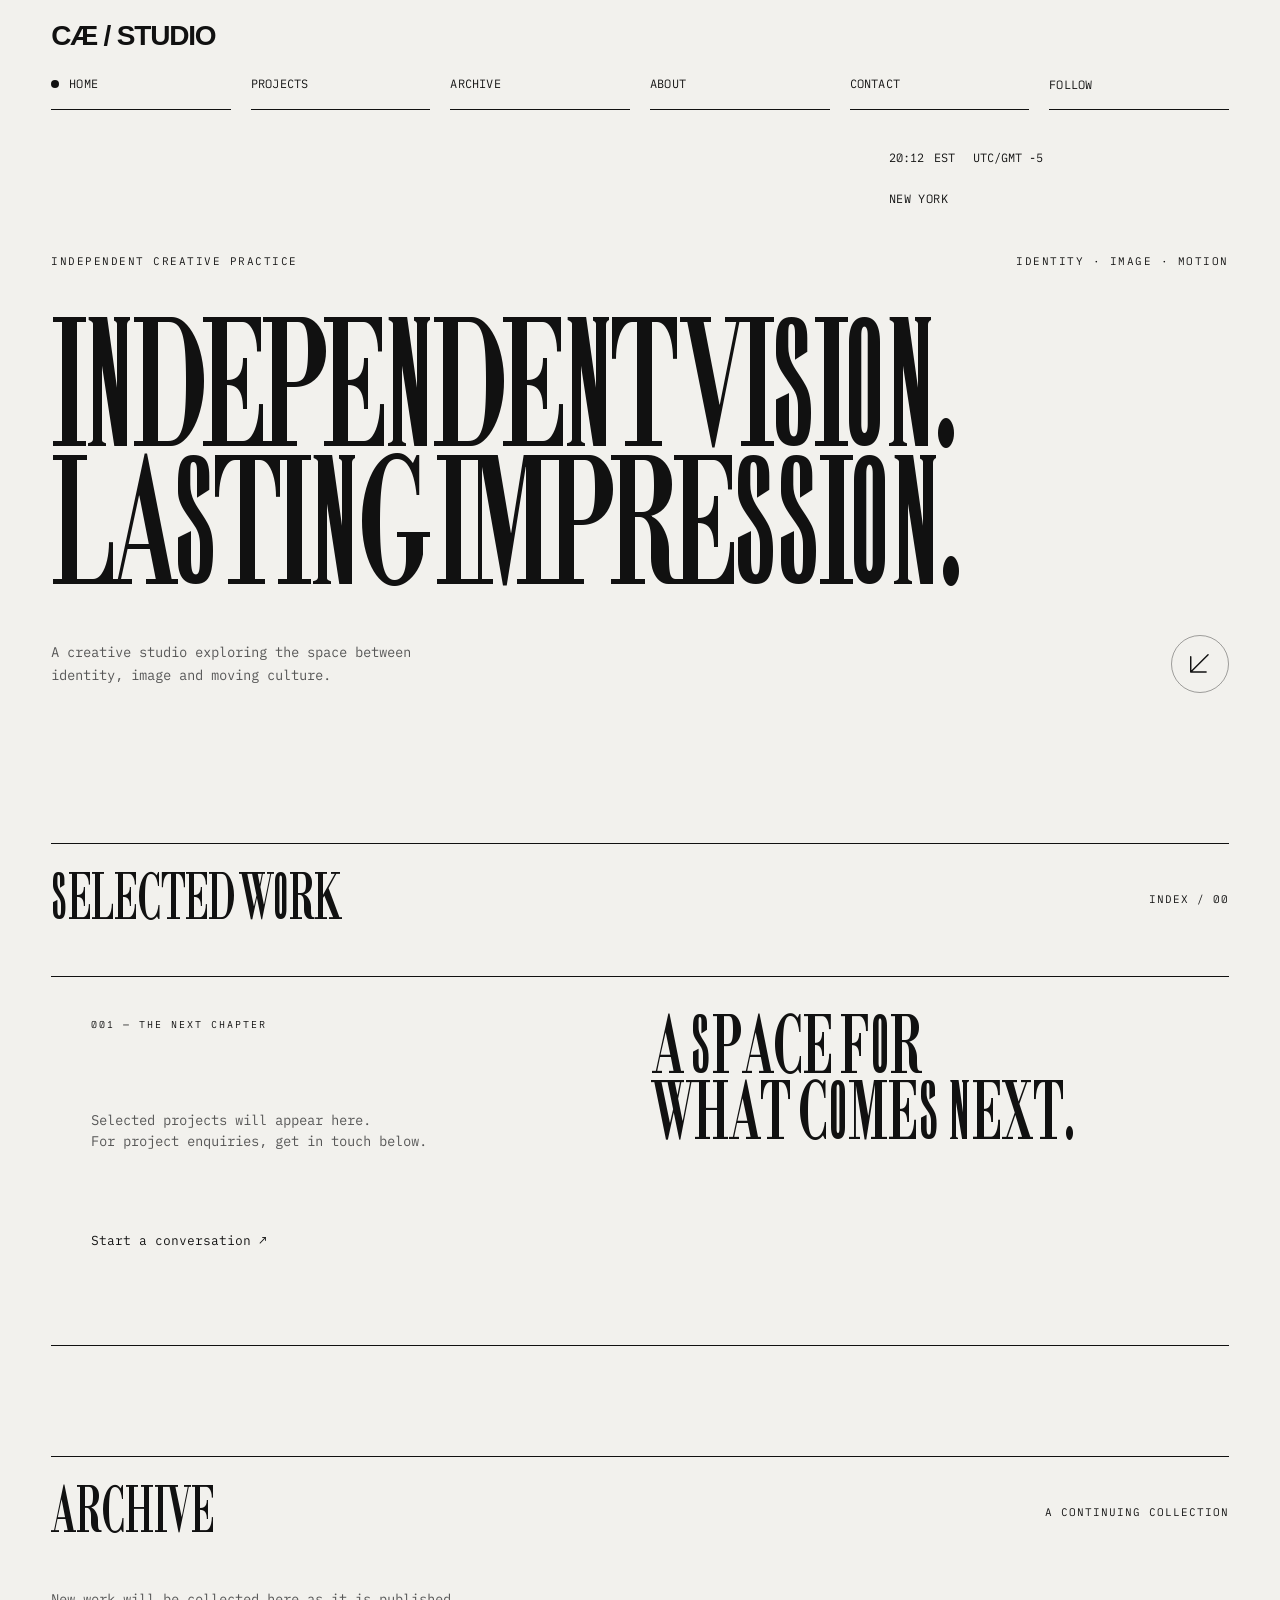
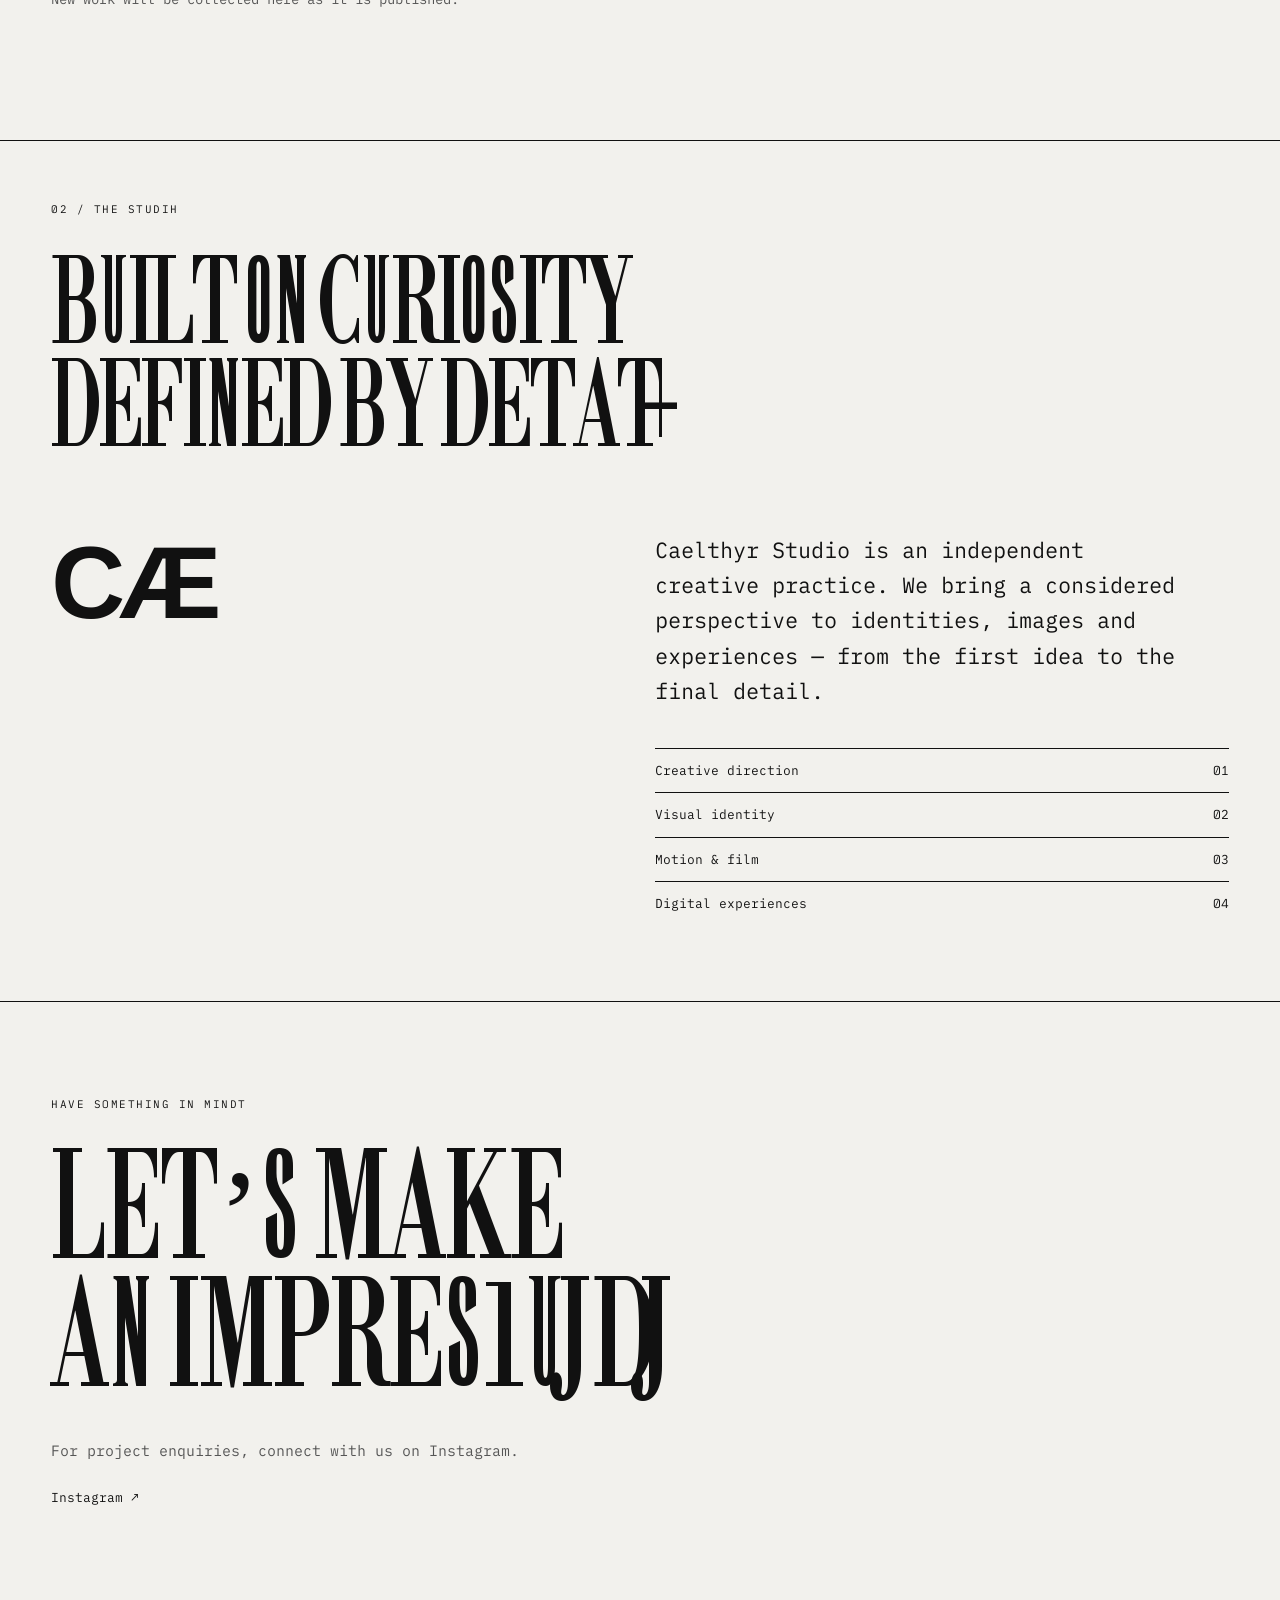
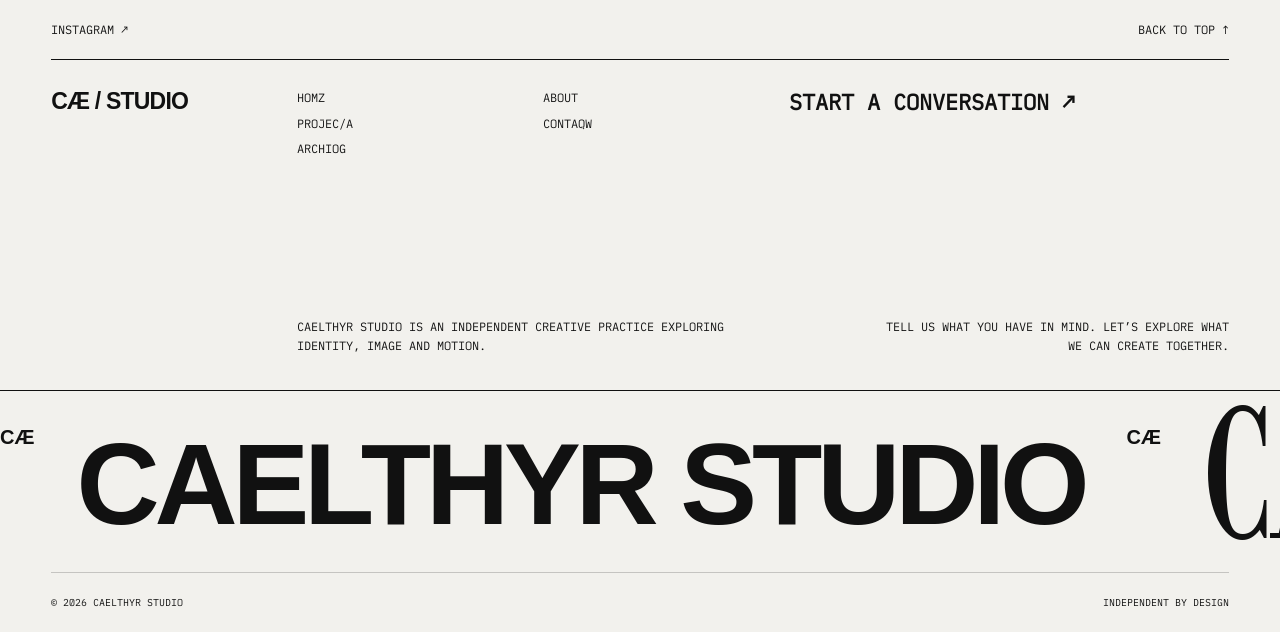
<file: index.html>
<!doctype html><html lang="en"><head><meta charset="utf-8"><meta name="viewport" content="width=device-width,initial-scale=1"><meta name="description" content="Caelthyr Studio — an independent creative practice exploring identity, image and motion."><meta name="theme-color" content="#f2f1ed"><title>Caelthyr Studio — Independent creative practice</title><link rel="icon" href="./favicon.svg" type="image/svg+xml"><link rel="icon" href="./favicon.png" type="image/png" sizes="96x96"><link rel="apple-touch-icon" href="./apple-touch-icon.png"><style>@font-face{font-family:"CAE Mono";src:url("[data-uri]") format("woff2");font-weight:400;font-style:normal;font-display:swap}
@font-face{font-family:"CAE Studio font";src:url('[data-uri]') format('woff2'),url('[data-uri]') format('truetype');font-display:swap}*{box-sizing:border-box}html{scroll-behavior:smooth;scroll-padding-top:90px}body{margin:0;background:#ffffff;color:#111111;font:15px/1.5 Arial,sans-serif;--accent:#111111}a{color:inherit;text-decoration:none}button,input,textarea{font:inherit}button,a,input,textarea{outline-offset:6px}button{cursor:pointer}header{display:flex;justify-content:space-between;padding:30px 4%;border-bottom:1px solid #ffffff25;align-items:center}.brand{font-size:21px;font-weight:bold;letter-spacing:-1px}nav{display:flex;gap:36px;font-size:12px}nav a > span:not(.motion-word){color:#929292;margin-left:10px;font-size:9px}main{padding:0 4%}.eyebrow{font:11px/1.5 Arial;letter-spacing:1.5px;text-transform:uppercase}.hero>.eyebrow{display:flex;justify-content:space-between;padding-top:44px}h1,h2,h3,p{margin:0}h1{font:clamp(72px,11.7vw,190px)/.92 "CAE Studio font",Georgia,serif;letter-spacing:-.035em;padding:56px 0 34px;max-width:1450px;color:var(--accent)}.hero-foot{display:flex;justify-content:space-between;align-items:center;padding-bottom:40px}.hero-foot p{max-width:370px;font-size:14px;color:#b4b4b4}.circle{display:grid;place-items:center;width:58px;height:58px;border:1px solid #626262;border-radius:50%;font-size:29px}.visual{height:570px;background:#030303;position:relative;overflow:hidden}.visual img{width:100%;height:100%;object-fit:contain}.visual-caption{position:absolute;bottom:25px;left:28px;color:#898989;font-size:10px;letter-spacing:2px}.visual button{position:absolute;right:25px;bottom:25px;border:1px solid #666;background:#181818;color:white;border-radius:30px;padding:13px 24px}section{padding-bottom:110px}.section-head{border-top:1px solid #ffffff40;padding-top:25px;display:flex;justify-content:space-between;align-items:center;margin-bottom:45px}.section-head h2{font:54px "CAE Studio font",Georgia}.section-head>span{font-size:11px;letter-spacing:1px}.empty{border:1px solid #ffffff25;min-height:370px;padding:40px;display:grid;grid-template-columns:1fr 1fr;gap:24px}.empty>span{font-size:10px;letter-spacing:2px}.empty h3{font:68px/.97 "CAE Studio font",Georgia;grid-row:span 3}.empty p{font-size:14px;color:#a6a6a6}.empty a{font-size:13px;color:var(--accent)}#projects{display:grid;grid-template-columns:1fr 1fr;gap:44px 25px}.project{border:0;background:transparent;text-align:left;color:inherit;padding:0}.project img{width:100%;aspect-ratio:4/3;object-fit:cover;background:#242424;transition:filter .3s}.project:hover img{filter:brightness(.8)}.project .meta{display:flex;justify-content:space-between;padding:15px 0;border-bottom:1px solid #ffffff25}.project h3{font-size:21px;font-weight:normal}.project small{color:#a6a6a6}.studio{background:#eeeeee;color:#181818;margin:0 -4.35%;padding:60px 4.35% 75px}.studio h2{font:clamp(65px,8vw,130px)/1 "CAE Studio font",Georgia;margin:40px 0 70px;letter-spacing:-2px}.studio-body{display:grid;grid-template-columns:1fr 1fr;gap:30px}.small-mark{font:110px "CAE Studio font"}.studio-body p{max-width:530px;font-size:22px;line-height:1.5}#services{margin-top:40px}#services div{border-top:1px solid #18181840;padding:12px 0;display:flex;justify-content:space-between;font-size:13px}#contact{padding:90px 0}#contact h2{font:clamp(70px,10vw,155px)/1 "CAE Studio font",Georgia;margin:35px 0}em{font-style:normal;color:var(--accent)}.contact-link{display:inline-block;border-bottom:1px solid;padding:8px 0;font-size:22px}#contact-placeholder{color:#a6a6a6}#instagram{display:block;margin-top:25px;font-size:13px}footer{border-top:1px solid #ffffff25;padding:28px 4%;display:flex;justify-content:space-between;color:#b4b4b4;font-size:11px}dialog{background:#161616;color:#f5f5f5;border:1px solid #737373;width:min(1000px,95vw);max-height:90vh;padding:30px}dialog::backdrop{background:#000d}dialog button{display:block;margin:0 0 20px auto;background:none;border:1px solid #777;color:inherit;padding:9px 18px}dialog video,dialog img{width:100%;max-height:65vh;object-fit:contain}dialog h2{font:48px "CAE Studio font";margin:20px 0}dialog p{white-space:pre-line}dialog span{font-size:12px}.skip{position:absolute;left:20px;top:-100px;background:white;color:black;padding:10px}.skip:focus{top:10px}[hidden]{display:none!important}@media(max-width:700px){header{padding:23px 5%}nav{gap:18px}nav a > span:not(.motion-word){display:none}nav a{font-size:10px}.brand{font-size:16px}main{padding:0 5%}.hero>.eyebrow{font-size:8px;padding-top:30px}.hero>.eyebrow>span:last-child{display:none}h1{font-size:19vw;padding:45px 0 30px}.hero-foot p{max-width:250px;font-size:12px}.circle{width:43px;height:43px}.visual{height:360px}.visual-caption{font-size:7px;left:15px;bottom:20px}.visual button{font-size:11px;right:15px;bottom:45px}section{padding-bottom:65px}.section-head h2{font-size:43px}.empty{padding:25px;display:flex;flex-direction:column}.empty h3{font-size:60px}.studio{margin:0 -5.56%;padding:45px 5.56%}.studio h2{font-size:62px;margin-bottom:40px}.studio-body{grid-template-columns:1fr}.small-mark{display:none}.studio-body p{font-size:18px}#projects{grid-template-columns:1fr}#contact h2{font-size:18vw}footer{gap:15px;flex-wrap:wrap}footer>span:nth-child(2){display:none}}@media(prefers-reduced-motion:reduce){html{scroll-behavior:auto}*{transition:none!important}}
/* White editorial canvas, framed by the retained dark navigation and footer. */
header,footer{background:#101010;color:#f5f5f5}
footer{color:#b4b4b4}
h1,em,.empty a{color:#111111}
.hero-foot p,.empty p,.project small,#contact-placeholder{color:#555555}
.section-head,.empty,.project .meta{border-color:#11111130}
.circle{border-color:#11111160}
.studio{background:#ffffff;color:#111111;border-top:1px solid #11111130;border-bottom:1px solid #11111130}
.visual{background:#ffffff;border:1px solid #11111120}
.visual img{filter:grayscale(1) brightness(5) invert(1)}
.visual-caption{color:#555555}
.visual button{background:#ffffff;color:#111111;border-color:#11111160}
dialog{background:#ffffff;color:#111111}
/* Original decode animation: fixed letter geometry keeps words from shifting. */
.motion-word{display:inline-block;white-space:nowrap}
.motion-letter{display:inline-block;opacity:0;transform:translateY(.4em);transition:opacity .45s ease,transform .7s cubic-bezier(.16,1,.3,1);transition-delay:calc(var(--letter-index) * 12ms)}
.letters-visible .motion-letter{opacity:1;transform:none}
.motion-glyph{display:inline-block;position:relative}
.motion-glyph.scrambling{color:transparent}
.motion-glyph.scrambling::after{content:attr(data-display);position:absolute;inset:0;display:block;color:#111111;text-align:center;pointer-events:none}
header .motion-glyph.scrambling::after{color:#f5f5f5}
nav .motion-word{white-space:nowrap}
@media(prefers-reduced-motion:reduce){.motion-letter{opacity:1;transform:none;transition:none}.motion-glyph.scrambling{color:inherit}.motion-glyph.scrambling::after{display:none}}

.visual img[src$=".svg"]{filter:none}

.circle svg{display:block;width:55%;height:55%;flex-shrink:0}

/* Caelthyr Studio navigation: six equal rules, active dot and offset labels. */
.site-header{display:block;background:#fff;color:#111;padding:20px 4% 0;border:0}
.nav-brand-row{display:flex;justify-content:space-between;align-items:center;margin-bottom:24px}
.site-header .brand{font-family:"CAE Studio font",Georgia,serif;font-size:30px;font-weight:400;letter-spacing:0;text-transform:uppercase}
.site-nav{display:grid;grid-template-columns:repeat(6,minmax(0,1fr));gap:20px;width:100%}
.site-nav a{position:relative;display:block;border-bottom:1px solid #111;padding:0 0 14px;min-height:34px;font:12px/1.4 "Courier New",monospace;text-transform:uppercase;letter-spacing:.015em}
.site-nav a::before{content:"";position:absolute;left:0;top:4px;width:8px;height:8px;border-radius:50%;background:currentColor;opacity:0;transform:scale(.4);transition:opacity .22s,transform .3s}
.site-nav a>.nav-label{display:block;margin:0;color:inherit;font:inherit;transition:transform .3s cubic-bezier(.22,1,.36,1)}
.site-nav a:is([aria-current="location"],:hover,:focus-visible)::before{opacity:1;transform:scale(1)}
.site-nav a:is([aria-current="location"],:hover,:focus-visible)>.nav-label{transform:translateX(18px)}
.site-nav a:focus-visible{outline:2px solid #111;outline-offset:5px}
.site-header .motion-glyph.scrambling::after{color:#111}
.menu-toggle{display:none;background:none;color:#111;border:0;padding:8px 0;font:12px "Courier New",monospace;text-transform:uppercase;gap:12px}
.archive-section{padding-top:0}
#archive-empty{color:#555;font-size:14px;padding:0 0 20px}
.archive-row{display:grid;grid-template-columns:1fr auto;gap:20px;background:none;color:inherit;border:0;border-bottom:1px solid #1113;padding:18px 0;width:100%;text-align:left;cursor:pointer}
.archive-row small{color:#555}
@media(max-width:700px){.site-header{padding:18px 5% 0}.nav-brand-row{margin-bottom:14px}.site-header .brand{font-size:27px}.menu-toggle{display:flex;align-items:center}.site-nav{display:none;grid-template-columns:1fr 1fr;gap:15px 22px;padding:10px 0 20px}.site-header.nav-open .site-nav{display:grid}.site-nav a{font-size:12px;min-height:42px;padding-bottom:15px}.site-nav a>.nav-label{display:block}.hero>.eyebrow{padding-top:35px}}
@media(prefers-reduced-motion:reduce){.site-nav a::before,.site-nav a>.nav-label{transition:none}}

.site-header .brand{font-family:Arial,Helvetica,sans-serif;font-size:28px;font-weight:750;letter-spacing:-1.2px;background:transparent;color:#111;line-height:1.15}
@media(max-width:700px){.site-header .brand{font-size:23px;letter-spacing:-.8px}}

/* Supporting typography; display headings and the wordmark keep their own faces. */
body{font-family:"CAE Mono",monospace}
.eyebrow,.site-nav a,.menu-toggle,.hero-foot p,.empty p,.empty a,.empty>span,.section-head>span,.visual-caption,.visual button,.project h3,.project small,.studio-body p,#services div,.contact-link,#contact-placeholder,#instagram,#archive-empty,.archive-row,footer,dialog p,dialog span,dialog button{font-family:"CAE Mono",monospace}
.hero-foot p{line-height:1.65}.studio-body p{line-height:1.6}

.follow-menu{position:relative;min-width:0}
.follow-toggle{display:block;width:100%;text-align:left;padding:0 0 14px;min-height:34px;background:transparent;color:#111;border:0;border-bottom:1px solid #111;font:12px/1.4 "CAE Mono",monospace;letter-spacing:.015em;text-transform:uppercase}
.follow-toggle:focus-visible{outline:2px solid #111;outline-offset:5px}
.follow-panel{position:absolute;left:0;right:0;top:100%;z-index:20;padding:16px 0 18px;background:#fff;animation:follow-reveal .2s ease-out}
.site-nav .follow-panel a{border:0;padding:0;min-height:0;font:12px/1.5 "CAE Mono",monospace;white-space:nowrap}
.site-nav .follow-panel a::before{display:none}
.follow-panel a:hover{text-decoration:underline;text-underline-offset:5px}
@keyframes follow-reveal{from{opacity:0;transform:translateY(-5px)}to{opacity:1;transform:none}}
@media(max-width:700px){.follow-toggle{min-height:42px;padding-bottom:15px}.follow-panel{position:static;padding:14px 0}.site-nav .follow-panel a{font-size:12px}}
@media(prefers-reduced-motion:reduce){.follow-panel{animation:none}}

/* Studio footer with a seamless, original typographic ribbon. */
.studio-footer{display:block;background:#fff;color:#111;padding:0;border:0;font-family:"CAE Mono",monospace}
.footer-top{margin:0 4%;padding:24px 0 20px;display:flex;justify-content:space-between;border-bottom:1px solid #111;font-size:12px;text-transform:uppercase}
.footer-grid{margin:0 4%;display:grid;grid-template-columns:1fr 1fr 1fr 2fr;gap:26px;padding:28px 0 35px;min-height:330px}
.footer-brand{font:750 23px/1.2 Arial,Helvetica,sans-serif;letter-spacing:-.8px}
.studio-footer .footer-nav{display:flex;flex-direction:column;gap:6px;align-items:flex-start;font:12px/1.6 "CAE Mono",monospace;text-transform:uppercase}
.footer-invitation{font:600 clamp(18px,1.7vw,27px)/1.3 "CAE Mono",monospace;text-transform:uppercase}
.footer-statement{grid-column:2/4;align-self:end;max-width:440px;font:12px/1.6 "CAE Mono",monospace;text-transform:uppercase}
.footer-note{grid-column:4;align-self:end;justify-self:end;max-width:350px;text-align:right;font:12px/1.6 "CAE Mono",monospace;text-transform:uppercase}
.footer-marquee{overflow:hidden;border-top:1px solid #111;margin:0 0 0;padding:24px 0 18px;max-width:100%}
.footer-track{display:flex;width:max-content;animation:footer-flow 32s linear infinite}
.footer-marquee-group{display:flex;align-items:center;gap:42px;padding-right:42px;flex-shrink:0;white-space:nowrap}
.studio-footer .footer-tag{font:700 20px/1 Arial,sans-serif;align-self:flex-start;margin-top:12px;display:block}
.marquee-sans{font:700 clamp(65px,9vw,155px)/1.05 Arial,Helvetica,sans-serif;letter-spacing:-.045em;text-transform:uppercase}
.marquee-display{font:clamp(85px,12vw,190px)/.9 "CAE Studio font",Georgia,serif;text-transform:uppercase}

.footer-bottom{display:flex;justify-content:space-between;gap:20px;margin:0 4%;padding:22px 0;border-top:1px solid #1113;font:10px/1.5 "CAE Mono",monospace;text-transform:uppercase}
.studio-footer a:hover{text-decoration:underline;text-underline-offset:5px}
@keyframes footer-flow{to{transform:translateX(-50%)}}
@media(max-width:700px){.footer-top{margin:0 5%;font-size:10px}.footer-grid{margin:0 5%;grid-template-columns:1fr 1fr;gap:30px 20px;padding:25px 0 35px;min-height:0}.footer-brand{grid-column:1/-1;font-size:22px}.footer-invitation{grid-column:1/-1;font-size:20px}.footer-statement,.footer-note{grid-column:1/-1;max-width:100%;justify-self:start;text-align:left;font-size:11px}.studio-footer .footer-nav{font-size:11px}.footer-marquee-group{gap:25px;padding-right:25px}.studio-footer .footer-tag{font-size:15px}.footer-bottom{margin:0 5%;font-size:9px}.studio-footer .footer-bottom span:nth-child(2){display:block}}
@media(prefers-reduced-motion:reduce){.footer-track{animation:none}}

.studio-clock{width:340px;max-width:100%;margin:38px 0 0 auto;font:12px/1.6 "CAE Mono",monospace;color:#111;text-transform:uppercase}
.clock-readout{display:flex;align-items:baseline;gap:10px;font-variant-numeric:tabular-nums;white-space:nowrap}
.clock-readout span:last-child{margin-left:8px}
.clock-location{margin-top:22px;letter-spacing:.035em}
@media(max-width:700px){.studio-clock{width:auto;margin-top:25px;font-size:10px}.clock-readout{gap:8px}.clock-location{margin-top:10px}.hero>.eyebrow{padding-top:27px}}

/* Open sections separated by rules instead of enclosing boxes. */
.visual{border:0;border-top:1px solid #111;border-bottom:1px solid #111}
.empty{border:0;border-top:1px solid #111;border-bottom:1px solid #111}
.section-head{border-top-color:#111}
.studio{border-top-color:#111;border-bottom-color:#111}
.project .meta{border-bottom-color:#111}
#services div,.archive-row{border-color:#111}

/* CAE Porcelain — custom studio off-white, #F2F1ED. */
:root{--paper:#f2f1ed}
html,body,.site-header,.studio,.visual,.studio-footer,.follow-panel,dialog{background-color:var(--paper)}
.visual button{background:var(--paper)}
.visual img{mix-blend-mode:multiply}
::selection{background:#111;color:var(--paper)}

.visual img{filter:none;mix-blend-mode:normal}

.visual img{filter:none;mix-blend-mode:normal}

.visual{height:auto;aspect-ratio:756/491;background:#030403}.visual img{display:block;object-fit:contain}.visual-caption{color:#b4b4b4}









.small-mark{font:750 clamp(64px,8vw,110px)/1 Arial,Helvetica,sans-serif;letter-spacing:-.06em}
</style><link rel="canonical" href="https://www.caelthyrstudio.com/"></head><body><a class="skip" href="#main">Skip to content</a><header class="site-header"><div class="nav-brand-row"><a class="brand" href="#main" aria-label="CAE Studio home">CÆ / STUDIO</a><button class="menu-toggle" aria-controls="studio-navigation" aria-expanded="false" type="button">Menu <span aria-hidden="true">+</span></button></div><nav class="site-nav" id="studio-navigation" aria-label="Main navigation"><a href="#main" aria-current="location"><span class="nav-label">Home</span></a><a href="#work"><span class="nav-label">Projects</span></a><a href="#archive"><span class="nav-label">Archive</span></a><a href="#studio"><span class="nav-label">About</span></a><a href="#contact"><span class="nav-label">Contact</span></a><div class="follow-menu"><button id="nav-follow" class="follow-toggle" type="button" aria-expanded="false" aria-controls="follow-panel">Follow</button><div id="follow-panel" class="follow-panel" hidden><a id="nav-instagram" href="https://www.instagram.com/caelthyrstudio/" target="_blank" rel="noopener">On Instagram</a></div></div></nav></header><main id="main"><section class="hero"><div class="studio-clock" aria-label="New York local time"><div class="clock-readout"><time id="ny-time">--:--</time><span id="ny-zone">ET</span><span id="ny-offset">UTC/GMT</span></div><div class="clock-location">New York</div></div><div class="eyebrow"><span>Independent creative practice</span><span>Identity · Image · Motion</span></div><h1 id="tagline">Independent vision.<br>Lasting impression.</h1><div class="hero-foot"><p id="intro"></p><a class="circle" href="#work" aria-label="Explore selected work"><svg viewBox="0 0 32 32" aria-hidden="true" focusable="false"><path d="M25 7 7 25M7 9v16h16" fill="none" stroke="currentColor" stroke-width="1.5" stroke-linecap="round" stroke-linejoin="round"/></svg></a></div></section><section id="work"><div class="section-head"><h2>Selected work</h2><span id="count">INDEX / 00</span></div><div id="projects"></div><div id="empty" class="empty"><span>001 — THE NEXT CHAPTER</span><h3>A space for<br>what comes next.</h3><p>Selected projects will appear here.<br>For project enquiries, get in touch below.</p><a href="#contact">Start a conversation ↗</a></div></section><section id="archive" class="archive-section"><div class="section-head"><h2>Archive</h2><span>A CONTINUING COLLECTION</span></div><div id="archive-list"></div><p id="archive-empty">New work will be collected here as it is published.</p></section><section id="studio" class="studio"><div class="eyebrow">02 / THE STUDIO</div><h2>Built on curiosity<br>Defined by detail</h2><div class="studio-body"><span class="small-mark">CÆ</span><div><p id="about"></p><div id="services"></div></div></div></section><section id="contact"><span class="eyebrow">HAVE SOMETHING IN MIND?</span><h2>Let’s make<br><em>an impression.</em></h2><a id="email" class="contact-link" hidden></a><p id="contact-placeholder">For project enquiries, connect with us on Instagram.</p><a id="instagram" hidden target="_blank" rel="noopener">Instagram ↗</a></section></main><footer class="studio-footer"><div class="footer-top"><a class="footer-social" href="https://www.instagram.com/caelthyrstudio/" target="_blank" rel="noopener">Instagram ↗</a><a href="#main">Back to top ↑</a></div><div class="footer-grid"><a class="footer-brand" href="#main">CÆ / STUDIO</a><nav class="footer-nav" aria-label="Footer projects"><a href="#main">Home</a><a href="#work">Projects</a><a href="#archive">Archive</a></nav><nav class="footer-nav" aria-label="Footer studio"><a href="#studio">About</a><a href="#contact">Contact</a></nav><a class="footer-invitation" href="https://www.instagram.com/caelthyrstudio/" target="_blank" rel="noopener">Start a conversation ↗</a><p class="footer-statement">Caelthyr Studio is an independent creative practice exploring identity, image and motion.</p><p class="footer-note">Tell us what you have in mind. Let’s explore what we can create together.</p></div><div class="footer-marquee" aria-label="Caelthyr Studio"><div class="footer-track" aria-hidden="true"><div class="footer-marquee-group"><span class="footer-tag">CÆ</span><span class="marquee-sans">Caelthyr Studio</span><span class="footer-tag">CÆ</span><span class="marquee-display">Caelthyr Studio</span></div><div class="footer-marquee-group"><span class="footer-tag">CÆ</span><span class="marquee-sans">Caelthyr Studio</span><span class="footer-tag">CÆ</span><span class="marquee-display">Caelthyr Studio</span></div></div></div><div class="footer-bottom"><span>© <span id="year"></span> Caelthyr Studio</span><span>Independent by design</span></div></footer><dialog id="project-dialog"><button id="close-project">Close ×</button><img alt=""><span></span><h2></h2><p></p></dialog><script>const $=s=>document.querySelector(s);const text=(s,v)=>$(s).textContent=v;
async function load(){const c={"title": "Caelthyr Studio", "tagline": "Independent vision.\nLasting impression.", "intro": "A creative studio exploring the space between identity, image and moving culture.", "about": "Caelthyr Studio is an independent creative practice. We bring a considered perspective to identities, images and experiences \u2014 from the first idea to the final detail.", "email": "", "instagram": "https://www.instagram.com/caelthyrstudio/", "accent": "#111111", "heroImage": "", "reel": "", "services": ["Creative direction", "Visual identity", "Motion & film", "Digital experiences"], "projects": []};document.title=c.title+' — Independent creative practice';document.documentElement.style.setProperty('--accent',c.accent);$('#tagline').innerText=c.tagline;text('#intro',c.intro);text('#about',c.about);text('#year',new Date().getFullYear());if(c.instagram){document.querySelectorAll('.footer-social,.footer-invitation').forEach(a=>a.href=c.instagram);}if(c.email){const invitation=document.querySelector('.footer-invitation');invitation.href='mailto:'+c.email;invitation.removeAttribute('target');}text('#count','INDEX / '+String(c.projects.length).padStart(2,'0'));$('#empty').hidden=c.projects.length>0;
for(const [i,s]of c.services.entries()){const row=document.createElement('div');const name=document.createElement('span');name.textContent=s;const num=document.createElement('span');num.textContent=String(i+1).padStart(2,'0');row.append(name,num);$('#services').append(row);}
if(c.email){$('#email').hidden=false;$('#email').textContent=c.email+' ↗';$('#email').href='mailto:'+c.email;$('#contact-placeholder').hidden=true;}if(c.instagram){$('#instagram').hidden=false;$('#instagram').href=c.instagram;const follow=$('#nav-instagram');follow.href=c.instagram;follow.target='_blank';follow.rel='noopener';}
$('#close-project').onclick=()=>$('#project-dialog').close();
for(const p of c.projects){const b=document.createElement('button');b.className='project';const im=document.createElement('img');im.src=p.image||'data:image/svg+xml,%3Csvg xmlns=%22http://www.w3.org/2000/svg%22 viewBox=%220 0 800 600%22%3E%3Crect width=%22800%22 height=%22600%22 fill=%22%23f2f1ed%22/%3E%3C/svg%3E';im.alt=p.title;im.loading='lazy';const meta=document.createElement('div');meta.className='meta';const h=document.createElement('h3');h.textContent=p.title+' ↗';const small=document.createElement('small');small.textContent=p.category+' / '+p.year;meta.append(h,small);b.append(im,meta);b.onclick=()=>{const d=$('#project-dialog');d.querySelector('img').src=im.src;d.querySelector('img').alt=p.title;d.querySelector('h2').textContent=p.title;d.querySelector('span').textContent=p.category+' / '+p.year;d.querySelector('p').textContent=p.description;d.showModal();};$('#projects').append(b);const row=document.createElement('button');row.type='button';row.className='archive-row';const title=document.createElement('span');title.textContent=p.title;const year=document.createElement('small');year.textContent=p.year;row.append(title,year);row.onclick=()=>b.click();$('#archive-list').append(row);$('#archive-empty').hidden=true;}}
load().then(()=>{animateTypography();setupNavigation();setupStudioClock();}).catch(error=>{console.error(error);$('#intro').textContent='The studio is temporarily unavailable. Please refresh in a moment.';});
function animateTypography(){
 const targets=document.querySelectorAll('#tagline,.studio h2,#contact h2,.empty h3,.section-head h2,.eyebrow,#intro,.section-head>span,nav a,#nav-follow');
 const reduced=window.matchMedia('(prefers-reduced-motion: reduce)');
 const alphabet='ABCDEFGHIJKLMNOPQRSTUVWXYZ0123456789/+#';
 const active=new Map();
 function settle(target,glyphs){
  const pending=active.get(target);if(pending!==undefined)cancelAnimationFrame(pending);
  active.delete(target);
  for(const glyph of glyphs){glyph.classList.remove('scrambling');delete glyph.dataset.display;}
 }
 function decode(target,hover=false){
  const glyphs=[...target.querySelectorAll('.motion-glyph')];
  settle(target,glyphs);
  target.classList.add('letters-visible');
  if(reduced.matches)return;
  const start=performance.now(),duration=hover?650:1100;let previous=-1;
  function frame(now){
   const elapsed=now-start;
   // Always restore the real characters, even if the last frame shares a tick.
   if(elapsed>=duration){settle(target,glyphs);return;}
   const tick=Math.floor(elapsed/45);
   if(tick!==previous){previous=tick;
    glyphs.forEach((glyph,i)=>{
     const finish=duration*(.25+.75*i/Math.max(glyphs.length-1,1));
     if(elapsed>=finish){glyph.classList.remove('scrambling');delete glyph.dataset.display;}
     else{glyph.classList.add('scrambling');glyph.dataset.display=alphabet[Math.floor(Math.random()*alphabet.length)];}
    });
   }
   active.set(target,requestAnimationFrame(frame));
  }
  frame(start);
 }
 const observer='IntersectionObserver' in window?new IntersectionObserver(entries=>{for(const entry of entries)if(entry.isIntersecting){decode(entry.target);observer.unobserve(entry.target);}},{threshold:.15}):null;
 for(const target of targets){
  target.setAttribute('aria-label',(target.innerText||target.textContent).replace(/\s+/g,' ').trim());
  const walker=document.createTreeWalker(target,NodeFilter.SHOW_TEXT);const nodes=[];while(walker.nextNode())nodes.push(walker.currentNode);let index=0;
  for(const node of nodes){const fragment=document.createDocumentFragment();
   for(const word of node.textContent.split(/(\s+)/)){if(!word)continue;if(/^\s+$/.test(word)){fragment.append(document.createTextNode(word));continue;}
    const wrapper=document.createElement('span');wrapper.className='motion-word';wrapper.setAttribute('aria-hidden','true');
    for(const char of Array.from(word)){const letter=document.createElement('span');letter.className='motion-letter';letter.style.setProperty('--letter-index',Math.min(index++,24));const glyph=document.createElement('span');glyph.className='motion-glyph';glyph.textContent=char;letter.append(glyph);wrapper.append(letter);}fragment.append(wrapper);
   }node.replaceWith(fragment);
  }
  if(reduced.matches||!observer)decode(target);else observer.observe(target);
  let lastHover=0;
  target.addEventListener('pointerenter',event=>{if(event.pointerType==='mouse'&&performance.now()-lastHover>1100){lastHover=performance.now();decode(target,true);}});
  if(target.matches('a,button'))target.addEventListener('focus',()=>decode(target,true));
  if(target.id==='nav-follow')target.addEventListener('click',()=>decode(target,true));
 }
 reduced.addEventListener('change',()=>{if(reduced.matches)for(const target of targets)decode(target);});
 document.addEventListener('visibilitychange',()=>{if(document.hidden)for(const target of [...active.keys()])settle(target,target.querySelectorAll('.motion-glyph'));});
}

function setupNavigation(){
 const header=document.querySelector('.site-header'),toggle=document.querySelector('.menu-toggle');if(!header||!toggle)return;
 const menu=document.querySelector('.site-nav');
 const followGroup=document.querySelector('.follow-menu'),followButton=document.querySelector('#nav-follow'),followPanel=document.querySelector('#follow-panel');
 const setFollow=open=>{followButton.setAttribute('aria-expanded',String(open));followPanel.hidden=!open;};
 followButton.addEventListener('click',e=>{const mouse=e.detail>0&&e.pointerType!=='touch'&&!window.matchMedia('(hover: none)').matches;setFollow(mouse?true:followPanel.hidden);});
 followGroup.addEventListener('pointerenter',e=>{if(e.pointerType==='mouse')setFollow(true);});
 followGroup.addEventListener('pointerleave',e=>{if(e.pointerType==='mouse'&&!followGroup.contains(document.activeElement))setFollow(false);});
 followGroup.addEventListener('focusout',e=>{if(!followGroup.contains(e.relatedTarget))setFollow(false);});
 followGroup.addEventListener('keydown',e=>{if(e.key==='Escape'){e.preventDefault();e.stopPropagation();setFollow(false);followButton.focus();}else if(e.key==='ArrowDown'){e.preventDefault();setFollow(true);document.querySelector('#nav-instagram').focus();}});
 document.addEventListener('click',e=>{if(!followGroup.contains(e.target))setFollow(false);});

 const close=()=>{header.classList.remove('nav-open');toggle.setAttribute('aria-expanded','false');toggle.querySelector('span').textContent='+';};
 toggle.addEventListener('click',()=>{const open=header.classList.toggle('nav-open');toggle.setAttribute('aria-expanded',String(open));toggle.querySelector('span').textContent=open?'−':'+';});
 menu.addEventListener('click',e=>{if(e.target.closest('a'))close();});
 document.addEventListener('keydown',e=>{if(e.key==='Escape'&&header.classList.contains('nav-open')){close();toggle.focus();}});
 const links=[...menu.querySelectorAll(':scope > a')];
 const sections=links.map(a=>document.querySelector(a.getAttribute('href')));
 let scheduled=false;
 function update(){scheduled=false;let current=0;sections.forEach((s,i)=>{if(s&&s.getBoundingClientRect().top<=innerHeight*.35)current=i;});links.forEach((a,i)=>{if(i===current)a.setAttribute('aria-current','location');else a.removeAttribute('aria-current');});}
 addEventListener('scroll',()=>{if(!scheduled){scheduled=true;requestAnimationFrame(update);}},{passive:true});addEventListener('resize',update);update();
}

function setupStudioClock(){
 const time=document.querySelector('#ny-time'),zone=document.querySelector('#ny-zone'),offset=document.querySelector('#ny-offset');if(!time)return;
 const formatter=new Intl.DateTimeFormat('en-US',{timeZone:'America/New_York',hour:'2-digit',minute:'2-digit',hourCycle:'h23',timeZoneName:'short'});
 const offsetFormatter=new Intl.DateTimeFormat('en-US',{timeZone:'America/New_York',timeZoneName:'longOffset'});
 function update(){const now=new Date(),parts=formatter.formatToParts(now),get=key=>parts.find(p=>p.type===key)?.value;
 time.textContent=get('hour')+':'+get('minute');time.dateTime=now.toISOString();zone.textContent=get('timeZoneName');
 const raw=offsetFormatter.formatToParts(now).find(p=>p.type==='timeZoneName').value;
 const match=/GMT([+-])(\d{2}):(\d{2})/.exec(raw);
 offset.textContent=match?'UTC/GMT '+match[1]+Number(match[2])+(match[3]==='00'?'':':'+match[3]):'UTC/GMT +0';
 }
 update();setInterval(update,15000);document.addEventListener('visibilitychange',()=>{if(!document.hidden)update();});
}
</script></body></html>
</file>
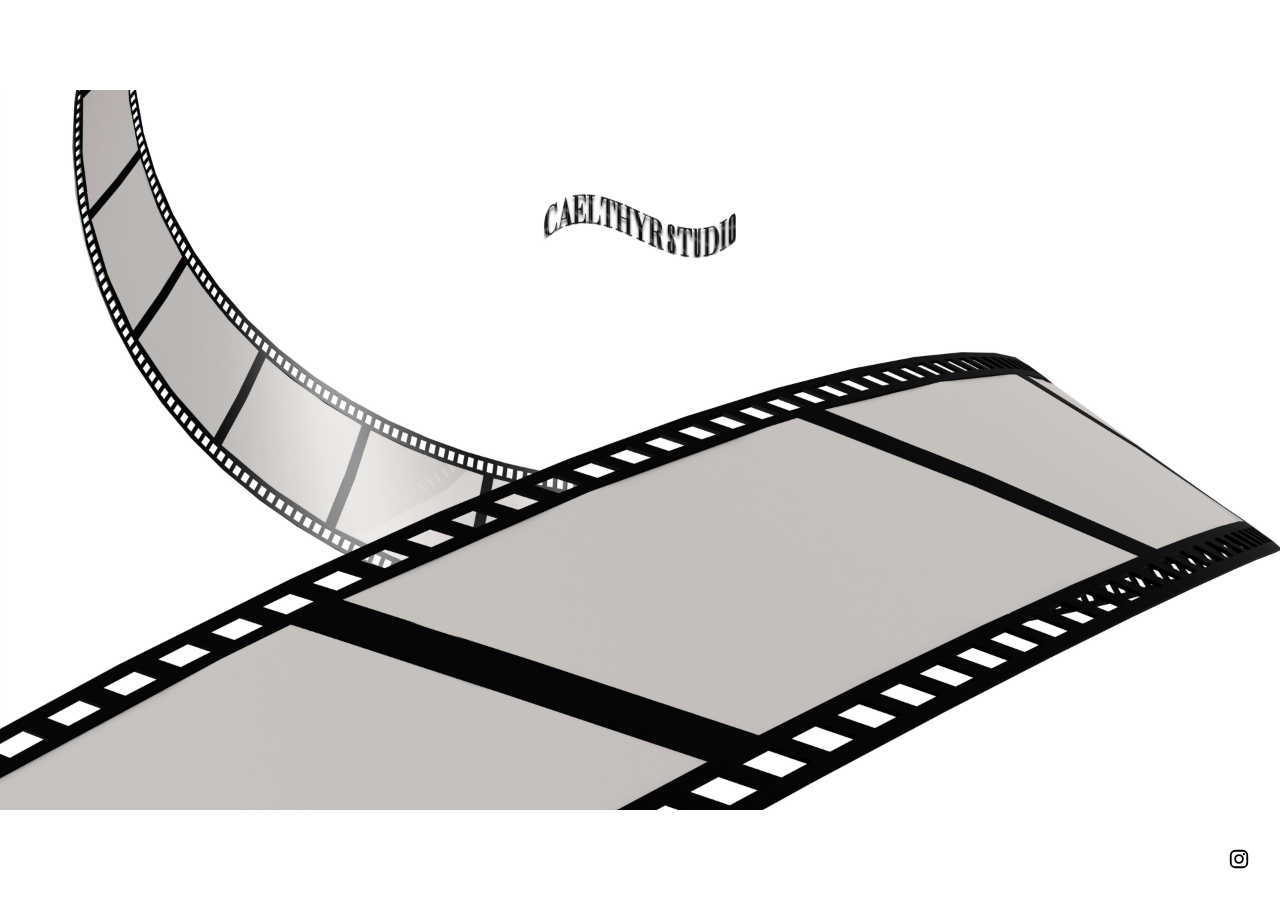
<file: site 3/index.html>
<!doctype html>
<html lang="en">
  <head>
    <meta charset="UTF-8" />
    <meta name="viewport" content="width=device-width, initial-scale=1" />
    <meta name="theme-color" content="#ffffff" />
    <meta
      name="description"
      content="Caelthyr Studio — film and visual storytelling."
    />
    <title>Caelthyr Studio</title>

    <style>
      *,
      *::before,
      *::after {
        box-sizing: border-box;
      }

      html,
      body {
        width: 100%;
        min-height: 100%;
        margin: 0;
        background: #fff;
      }

      body {
        min-height: 100svh;
        overflow: hidden;
      }

      .artwork {
        display: block;
        width: 100vw;
        height: 100svh;
        object-fit: contain;
        object-position: center;
        user-select: none;
        -webkit-user-drag: none;
      }

      .instagram-link {
        position: fixed;
        right: max(22px, env(safe-area-inset-right));
        bottom: max(22px, env(safe-area-inset-bottom));
        z-index: 1;
        display: grid;
        width: 38px;
        height: 38px;
        place-items: center;
        color: #000;
        border-radius: 50%;
        background: rgb(255 255 255 / 72%);
        transition:
          transform 160ms ease,
          background-color 160ms ease;
        -webkit-tap-highlight-color: transparent;
      }

      .instagram-link:hover {
        transform: translateY(-2px);
        background: #fff;
      }

      .instagram-link:focus-visible {
        outline: 2px solid #000;
        outline-offset: 3px;
      }

      .instagram-icon {
        width: 22px;
        height: 22px;
      }

      /* Fill tall phone screens while keeping the complete artwork visible on
         wider laptop and desktop displays. */
      @media (max-aspect-ratio: 4 / 5) {
        .artwork {
          object-fit: cover;
        }
      }

      @media (max-width: 600px) {
        .instagram-link {
          right: max(16px, env(safe-area-inset-right));
          bottom: max(16px, env(safe-area-inset-bottom));
          width: 36px;
          height: 36px;
        }
      }

      @media (prefers-reduced-motion: reduce) {
        .instagram-link {
          transition: none;
        }
      }
    </style>
  </head>

  <body>
    <img
      class="artwork"
      src="./assets/caelthyr-studio.png"
      alt="Caelthyr Studio artwork with sweeping black-and-white film strips"
    />

    <a
      class="instagram-link"
      href="https://www.instagram.com/caelthyrstudio/"
      target="_blank"
      rel="noopener noreferrer"
      aria-label="Visit Caelthyr Studio on Instagram"
    >
      <svg
        class="instagram-icon"
        viewBox="0 0 24 24"
        fill="none"
        aria-hidden="true"
      >
        <rect
          x="3"
          y="3"
          width="18"
          height="18"
          rx="5"
          stroke="currentColor"
          stroke-width="2"
        />
        <circle
          cx="12"
          cy="12"
          r="4.25"
          stroke="currentColor"
          stroke-width="2"
        />
        <circle cx="17.4" cy="6.7" r="1.2" fill="currentColor" />
      </svg>
    </a>
  </body>
</html>
</file>
